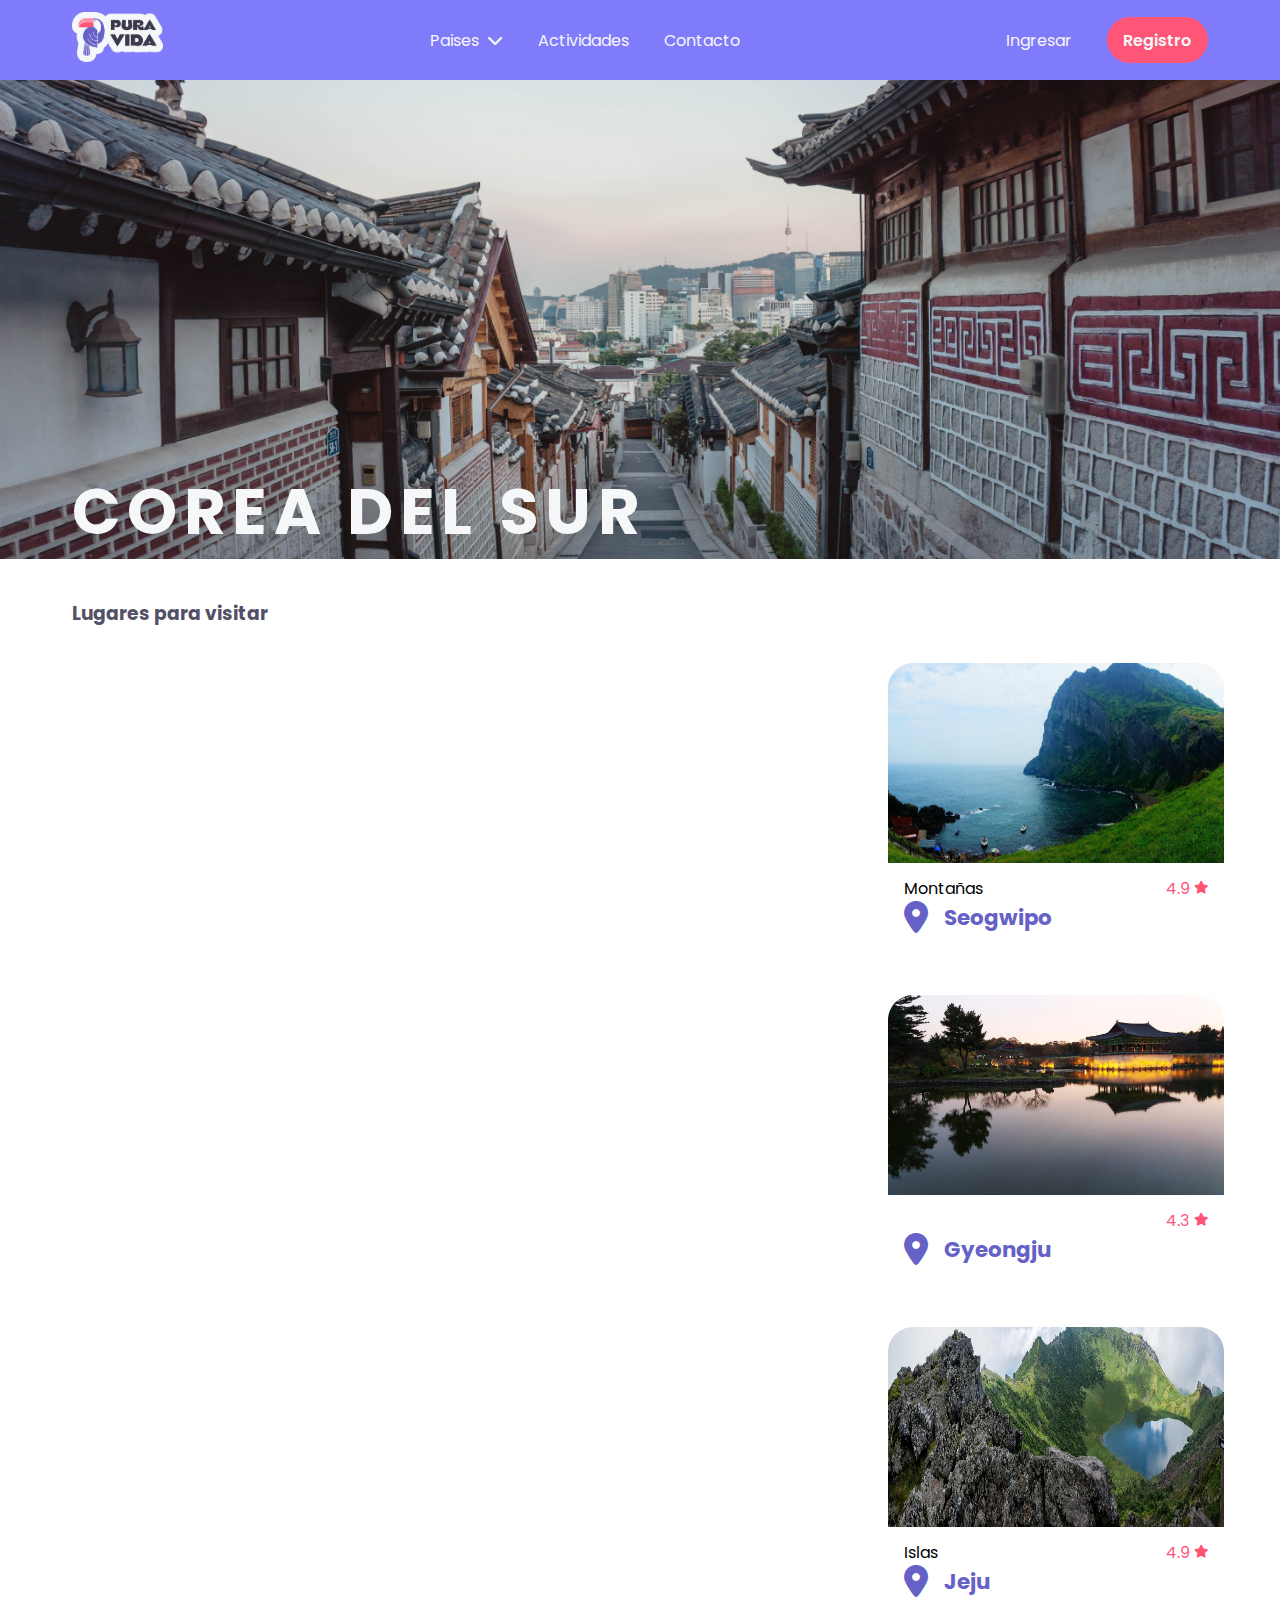
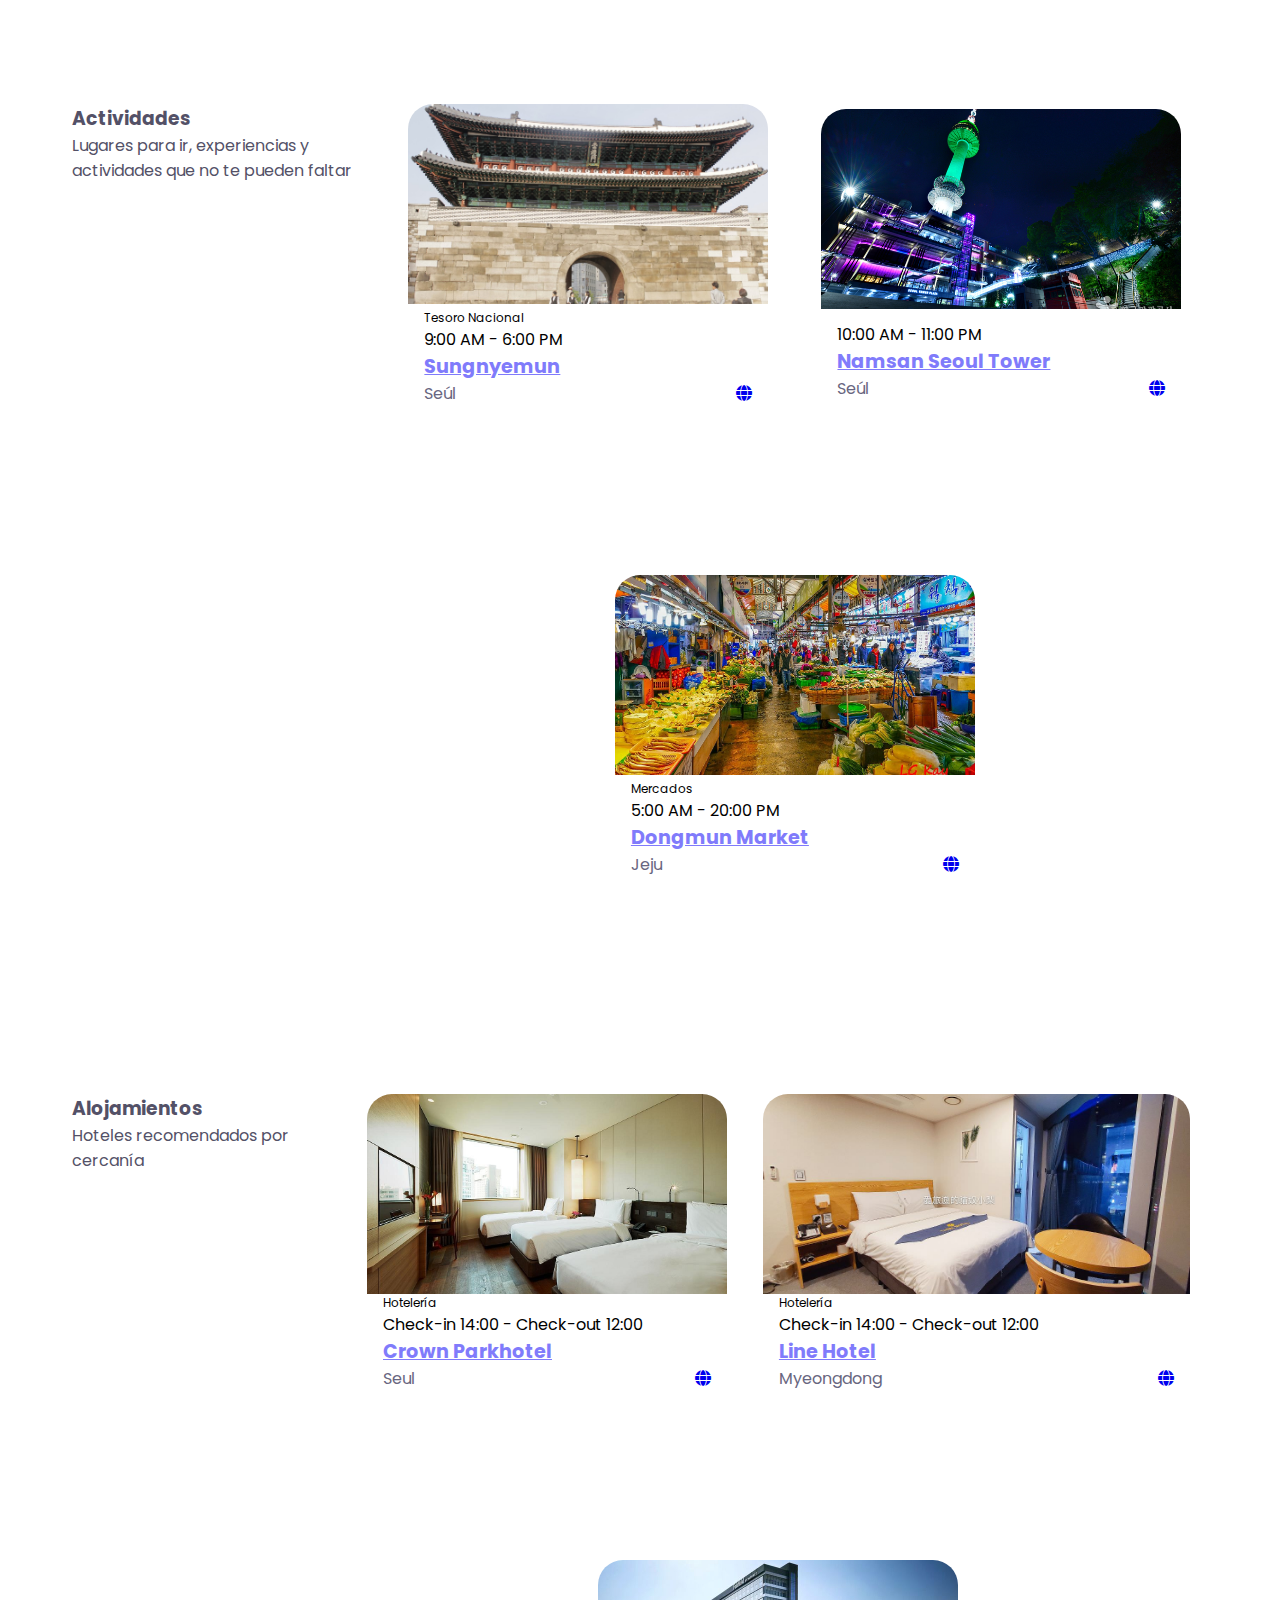
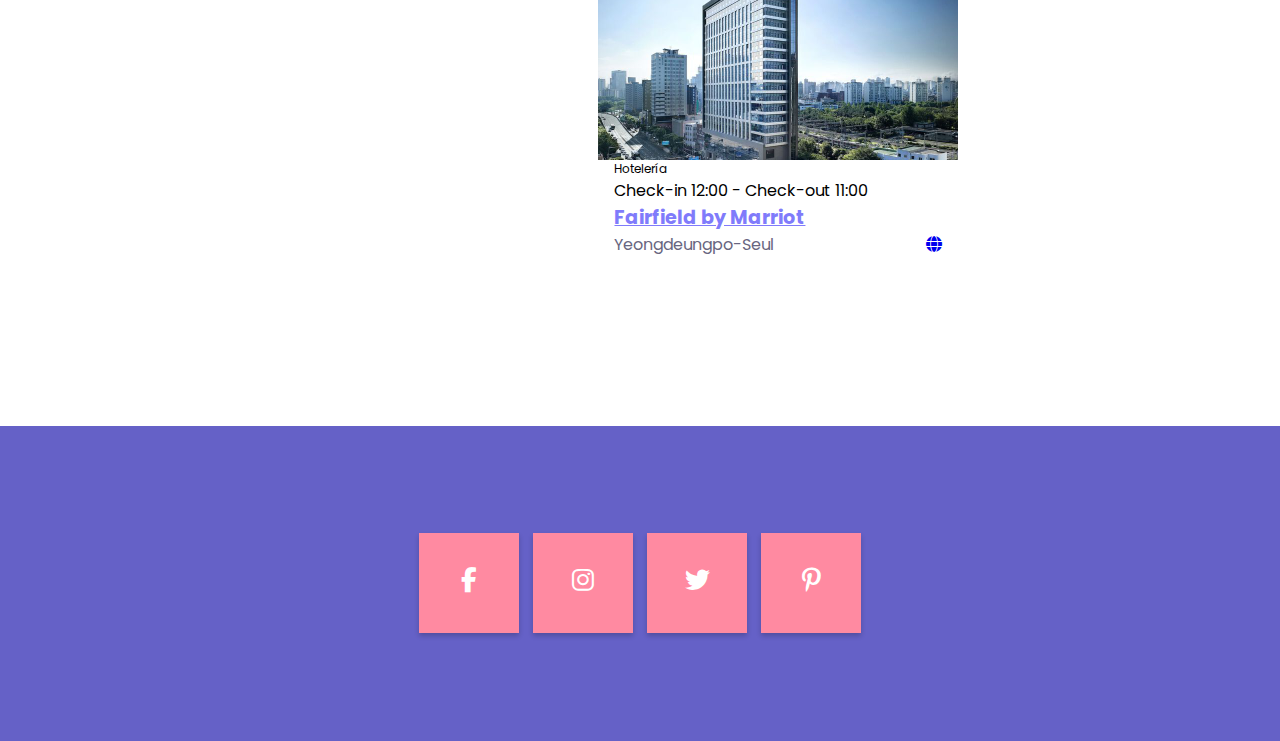
<file: views/CoreadelSur.html>
<!DOCTYPE html>
<html lang="en">
<head>
    <meta charset="UTF-8">
    <meta http-equiv="X-UA-Compatible" content="IE=edge">
    <meta name="viewport" content="width=device-width, initial-scale=1.0">
        <!--FAVICON-->
        <link rel="apple-touch-icon" sizes="180x180" href="../assets/favicon_io/apple-touch-icon.png">
        <link rel="icon" type="image/png" sizes="32x32" href="../assets/favicon_io/favicon-32x32.png">
        <link rel="icon" type="image/png" sizes="16x16" href="../assets/favicon_io/favicon-16x16.png">
        <link rel="manifest" href="../assets/favicon_io/site.webmanifest">
        <!--ESTILOS-->
        <link rel="stylesheet" href="https://cdnjs.cloudflare.com/ajax/libs/font-awesome/6.2.0/css/all.min.css">
    <link rel="stylesheet" href="/css/styles.css">
    <title>Corea del Sur</title>
</head>
<body>
    <nav class="navbar"></nav>
    <header class="pais_encabezado_corea coreaDelSur">
        <div class="container titulo-pais-container">
            <h1 class="pais-title">Corea del Sur</h1>
        </div>
    </header>
    <main class="container">
        <p class="pais-descripcion"></p>        
        <section class="pais-lugares-container">
            <div class="container">
                <div class="lugares-titulo">
                    <h3 class="titulo-seccion-pais">Lugares para visitar</h3>   
                </div> 
    
                <div class="pais-lugares cards-lg-container"></div>     
            </div>
        </section>
        <section class="pais-actividades-container">
            <header class="actividad-titulo">
                <h3 class="titulo-seccion-pais">Actividades</h3>
                <p>Lugares para ir, experiencias y actividades que no te pueden faltar</p>
            </header>
            <div class="cards-md-container pais-actividades"></div>
        </section>
        <section class="pais-alojamiento-container">
            <header class="alojamiento-titulo">
                <h3 class="titulo-seccion-pais">Alojamientos</h3>
                <p>Hoteles recomendados por cercanía</p>
            </header>
            <div class="cards-md-container pais-alojamiento"></div>
        </section>

     </main>
     <footer class="footer">
        <favicon class="foot" src="../assets/favicon_io/favicon-32x32.png"></favicon>
     </footer>
     

    <script src="../js/navbar.js"></script>
    <script src="../js/corea.js"></script>
    <script src="../js/footer.js"></script>
</body>
</html>
</file>
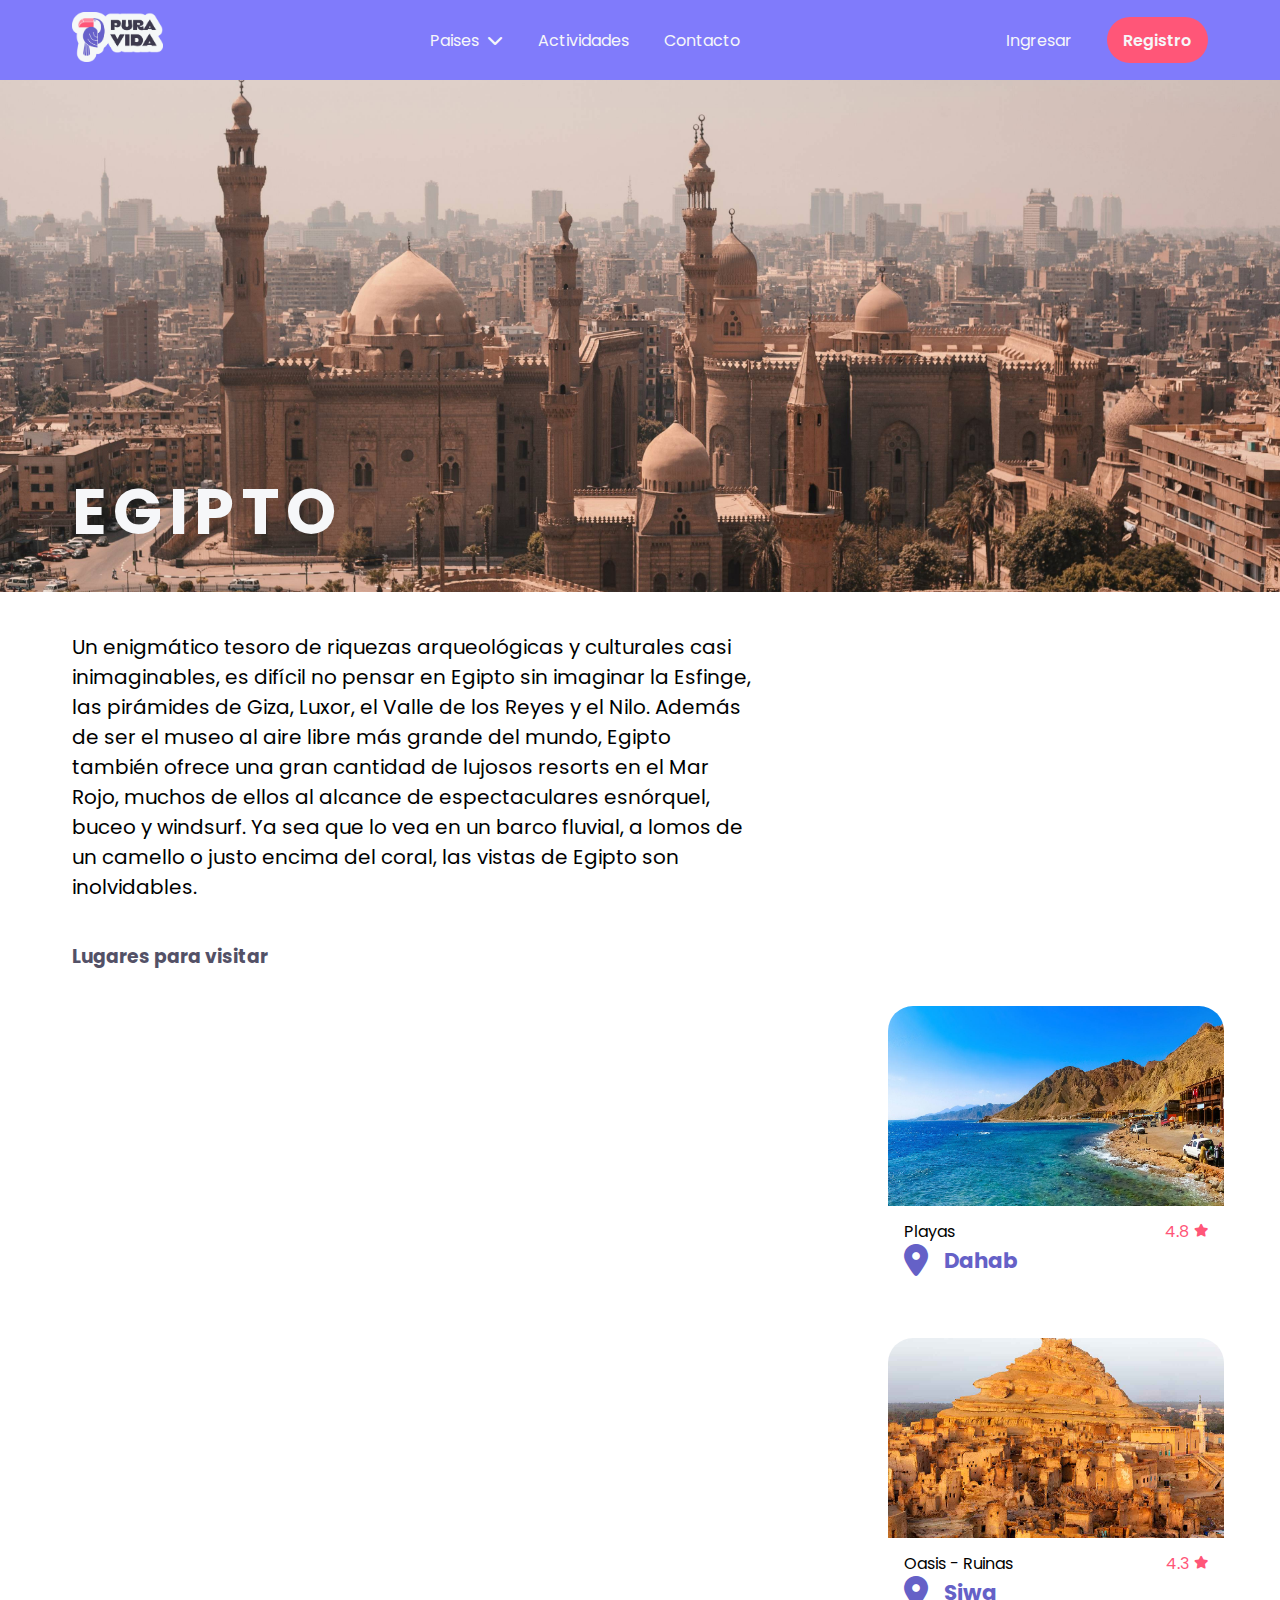
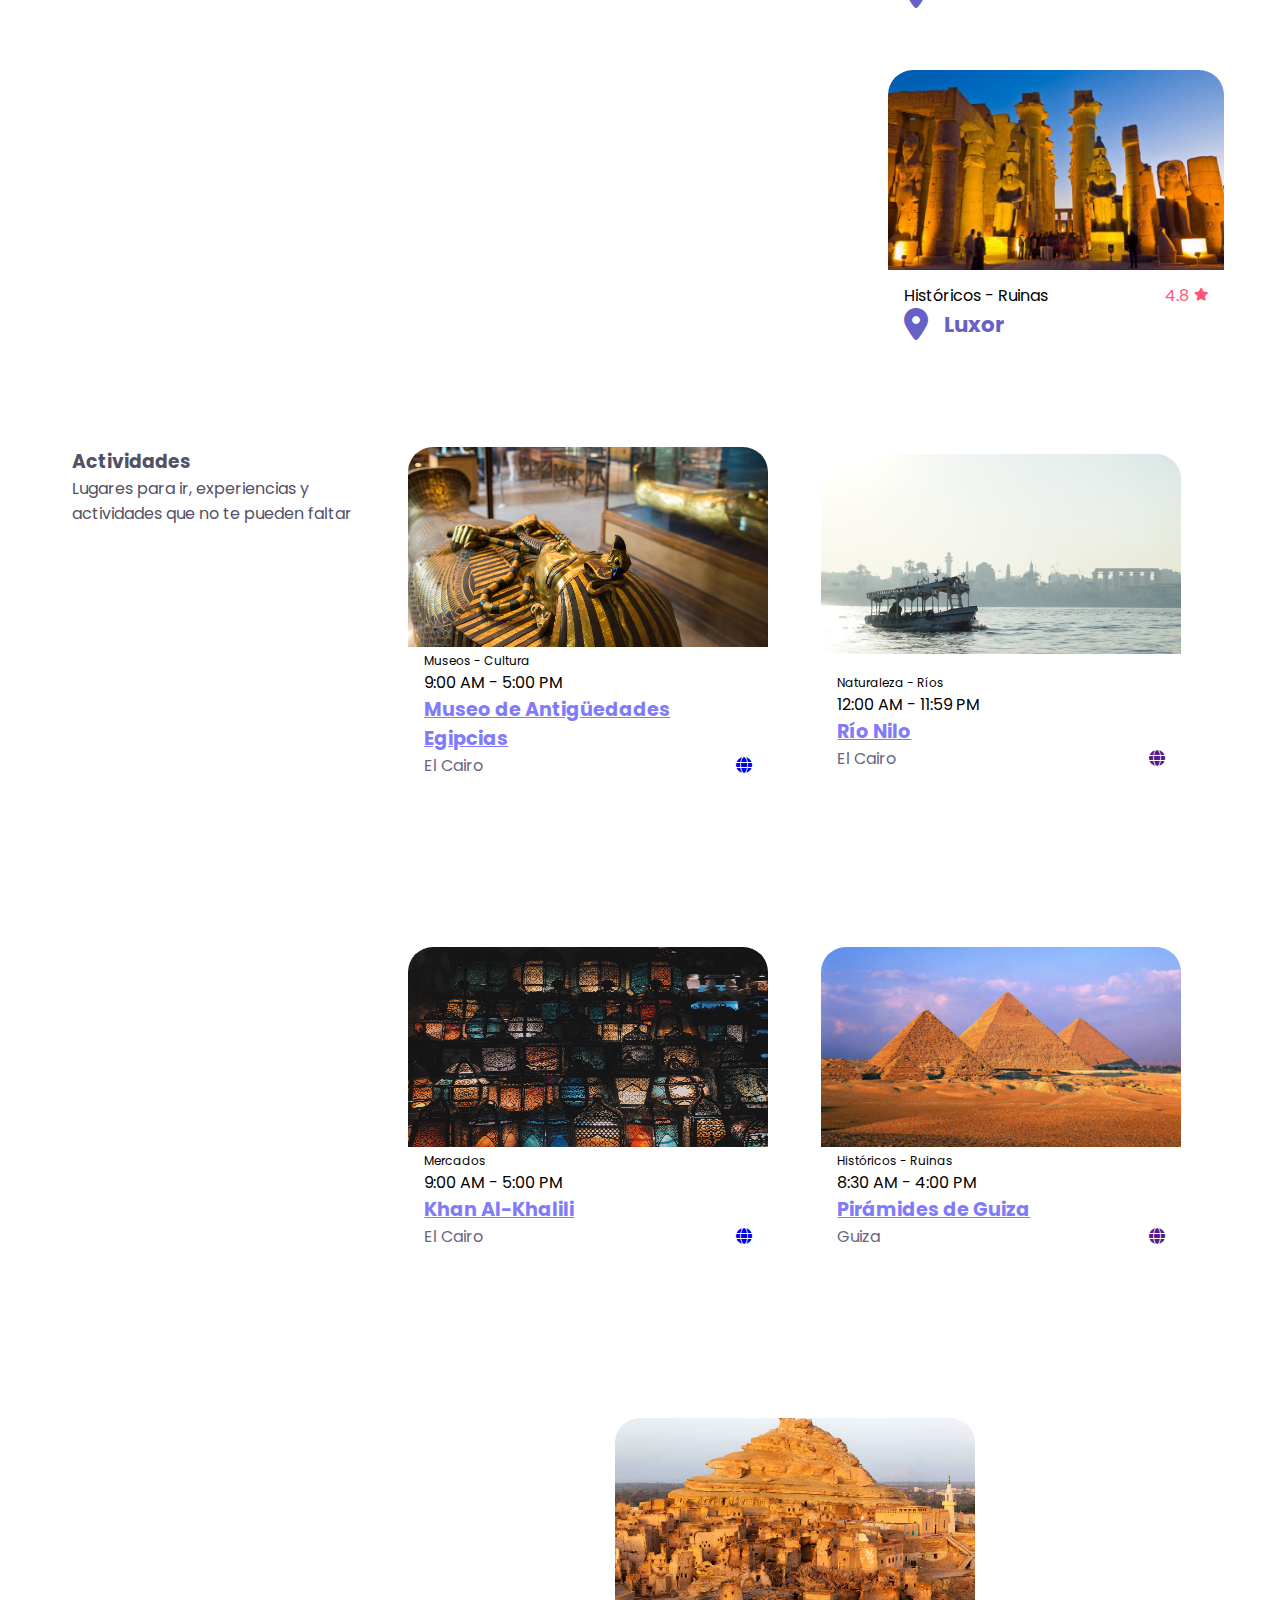
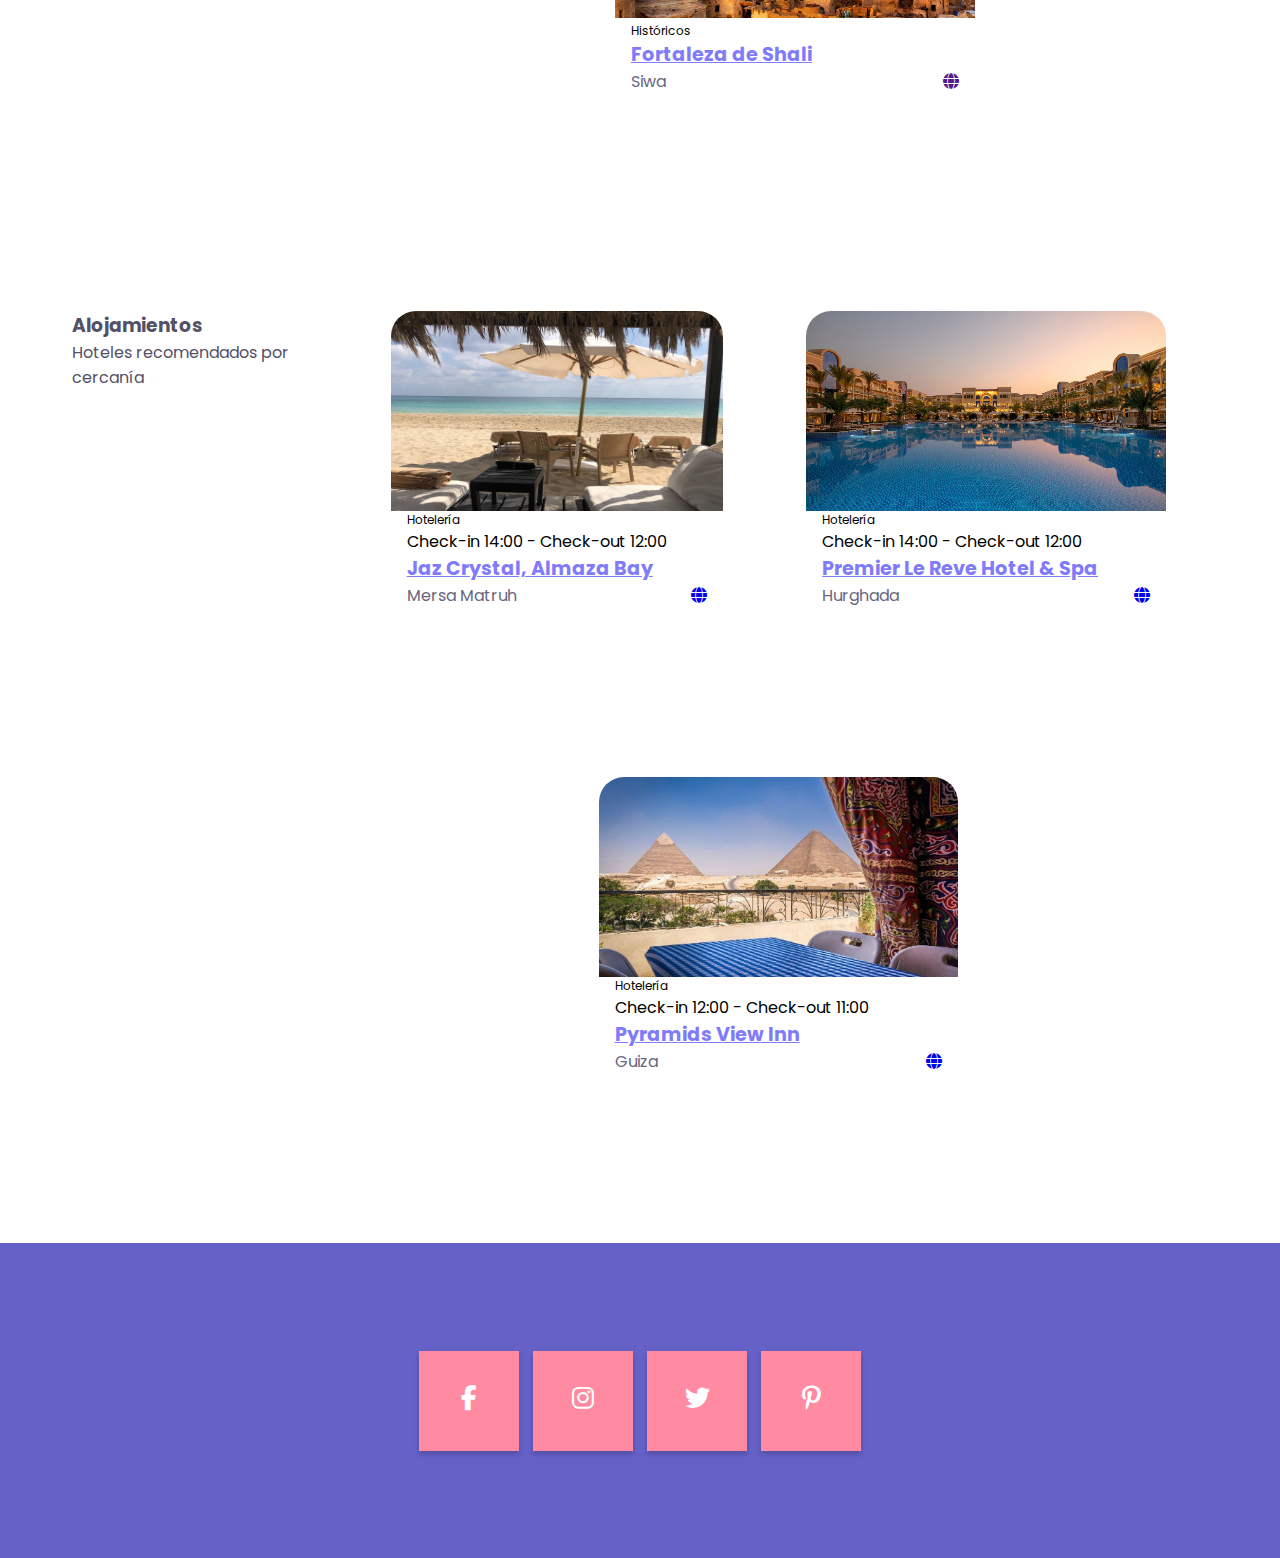
<file: views/Egipto.html>
<!DOCTYPE html>
<html lang="en">
<head>
    <meta charset="UTF-8">
    <meta http-equiv="X-UA-Compatible" content="IE=edge">
    <meta name="viewport" content="width=device-width, initial-scale=1.0">
    <!--FAVICON-->
    <link rel="apple-touch-icon" sizes="180x180" href="../assets/favicon_io/apple-touch-icon.png">
    <link rel="icon" type="image/png" sizes="32x32" href="../assets/favicon_io/favicon-32x32.png">
    <link rel="icon" type="image/png" sizes="16x16" href="../assets/favicon_io/favicon-16x16.png">
    <link rel="manifest" href="../assets/favicon_io/site.webmanifest">
    <!--ESTILOS-->
    <link rel="stylesheet" href="https://cdnjs.cloudflare.com/ajax/libs/font-awesome/6.2.0/css/all.min.css">
    <link rel="stylesheet" href="/css/styles.css">
    
    <title>Egipto</title>
</head>
<body>
    <nav class="navbar"></nav>
    <header class="pais-header egipto">
        <div class="container pais-title-container">
            <h1 class="pais-title">Egipto</h1>
        </div>
    </header>
    <main class="container">
        <p class="pais-descripcion">Un enigmático tesoro de riquezas arqueológicas y culturales casi inimaginables, es difícil no pensar en Egipto sin imaginar la Esfinge, las pirámides de Giza, Luxor, el Valle de los Reyes y el Nilo. Además de ser el museo al aire libre más grande del mundo, Egipto también ofrece una gran cantidad de lujosos resorts en el Mar Rojo, muchos de ellos al alcance de espectaculares esnórquel, buceo y windsurf. Ya sea que lo vea en un barco fluvial, a lomos de un camello o justo encima del coral, las vistas de Egipto son inolvidables.</p>        
        <section class="pais-lugares-container">
            <div class="container">
                <div class="lugares-titulo">
                    <h3 class="titulo-seccion-pais">Lugares para visitar</h3>   
                </div> 
    
                <div class="pais-lugares cards-lg-container"></div>     
            </div>
        </section>
        <section class="pais-actividades-container">
            <header class="actividad-titulo">
                <h3 class="titulo-seccion-pais">Actividades</h3>
                <p>Lugares para ir, experiencias y actividades que no te pueden faltar</p>
            </header>
            <div class="cards-md-container pais-actividades"></div>
        </section>
            <section class="pais-alojamiento-container">
                <header class="alojamiento-titulo">
                    <h3 class="titulo-seccion-pais">Alojamientos</h3>
                    <p>Hoteles recomendados por cercanía</p>
                </header>
                <div class="cards-md-container pais-alojamiento"></div>
            </section>
    
       


    </main>
    <footer class="footer"></footer>

    <script src="../js/navbar.js"></script>
    <script src="../js/egipto.js"></script>
    <script src="../js/footer.js"></script>
</body>
</html>
</file>
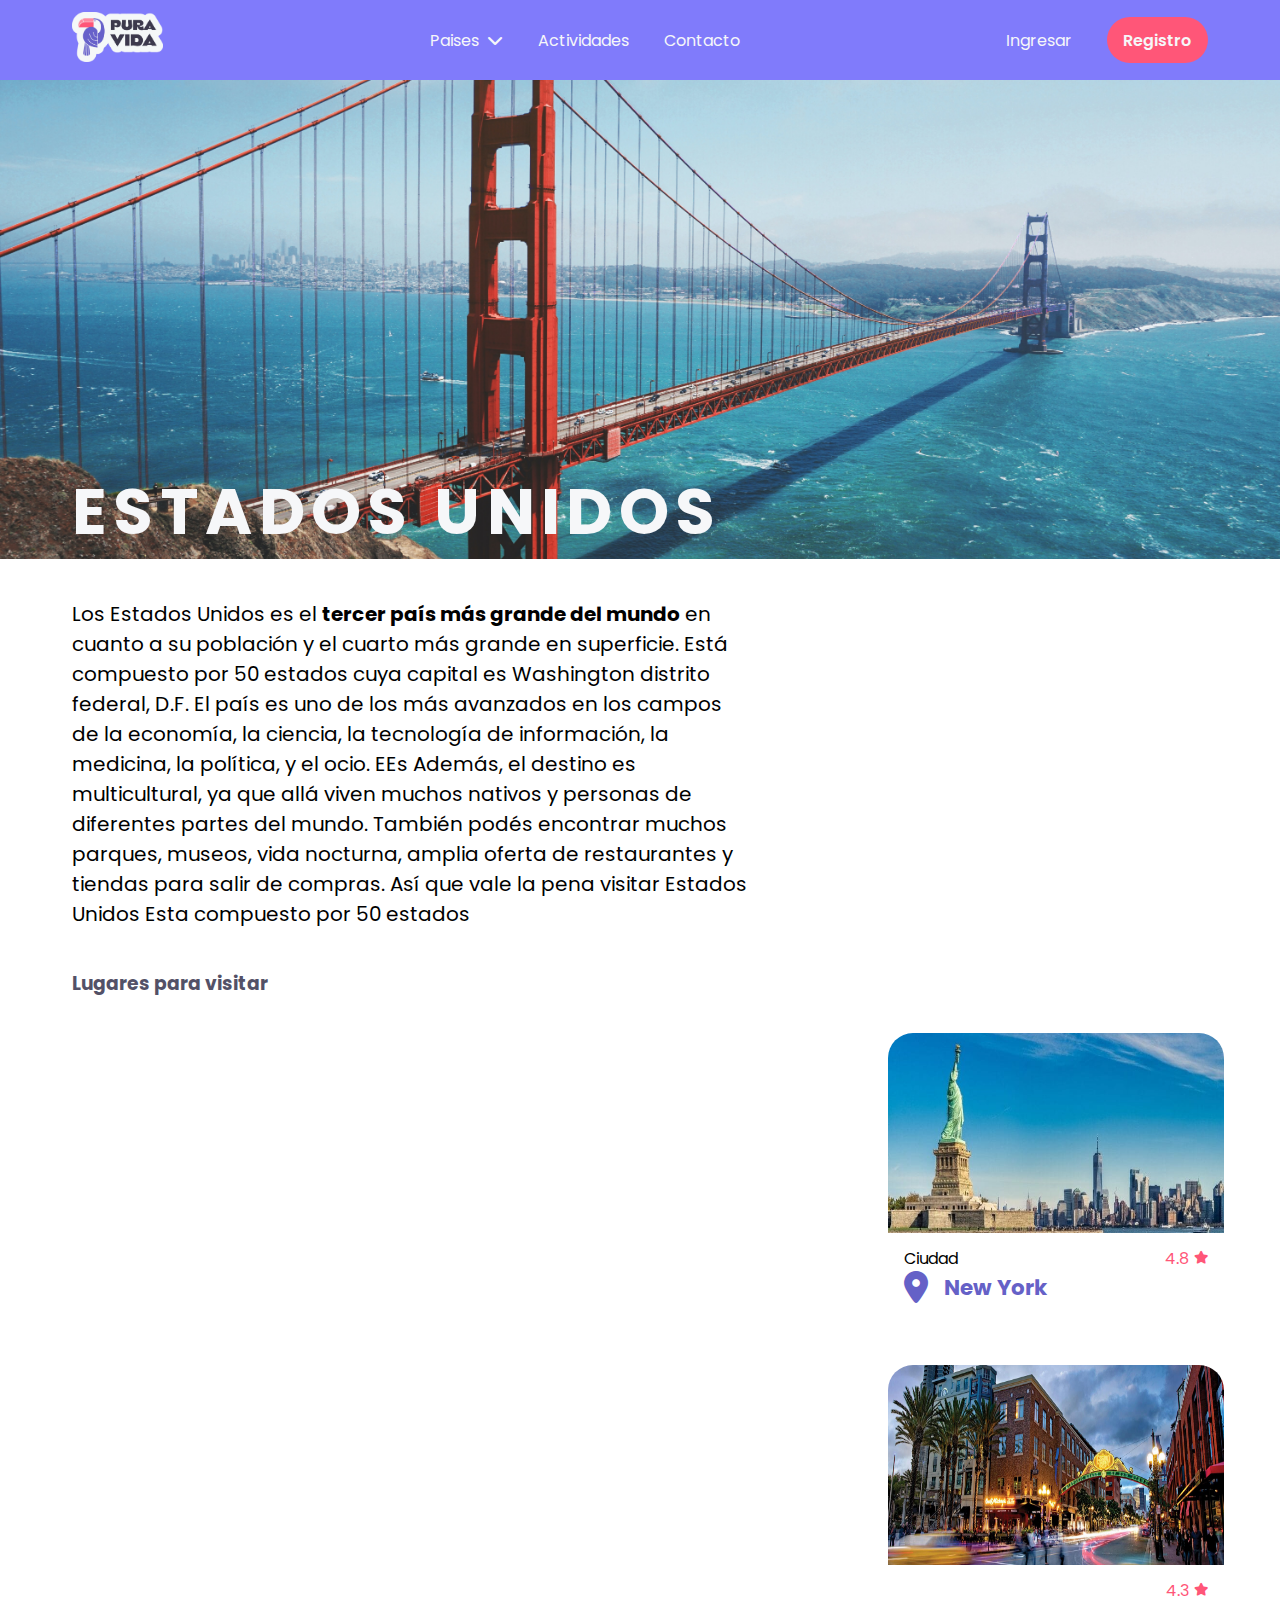
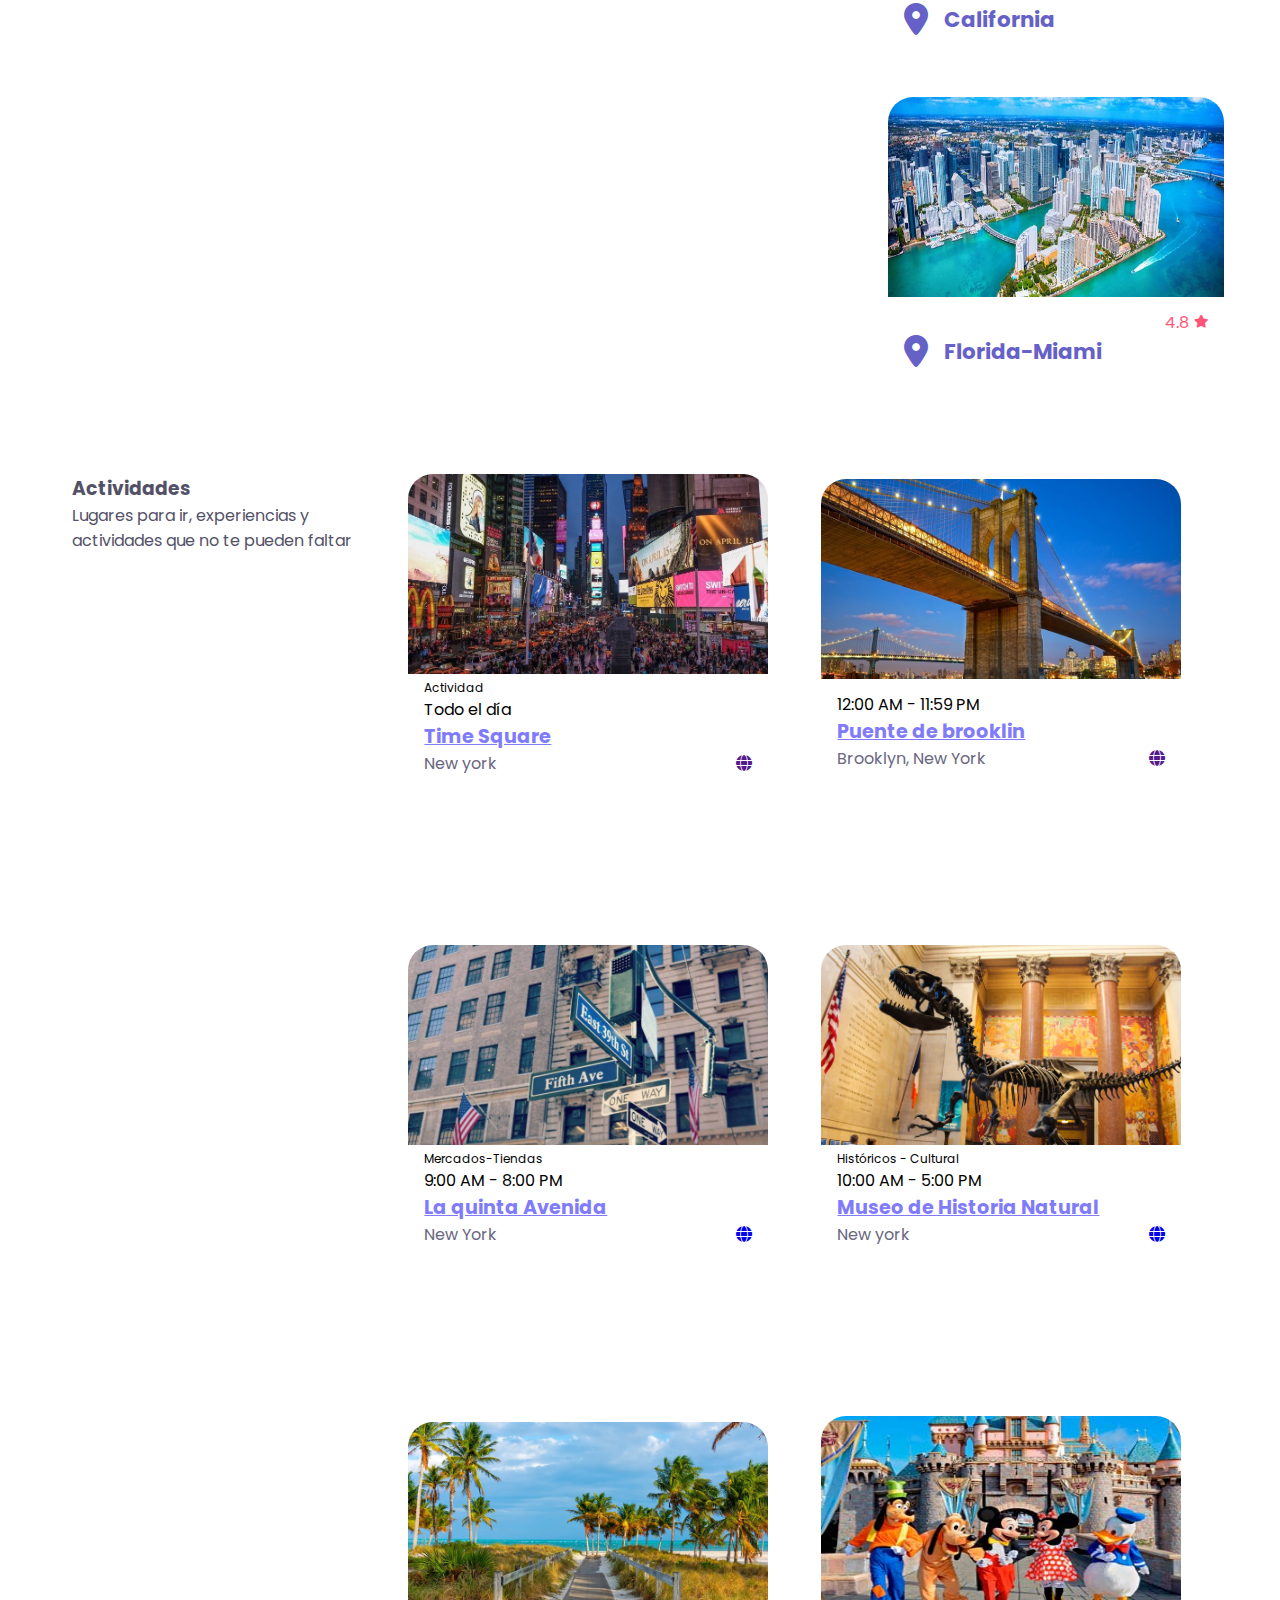
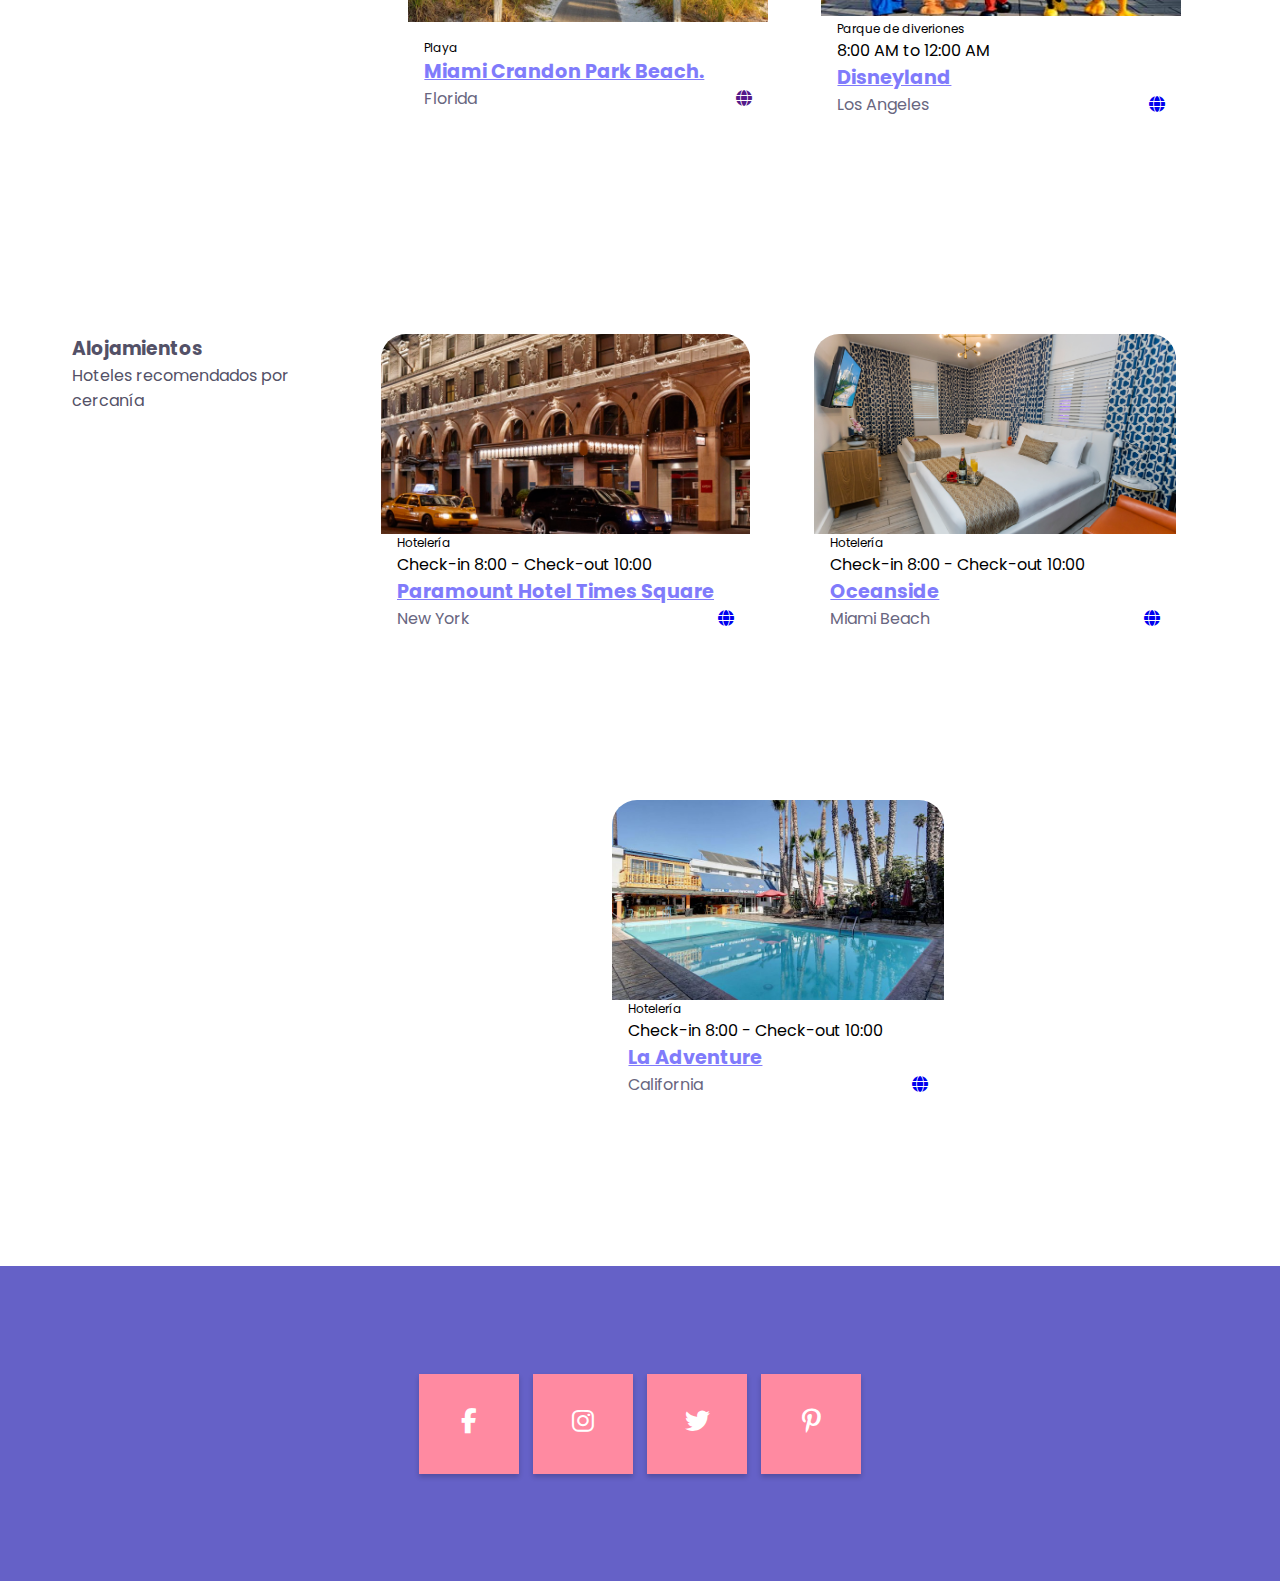
<file: views/EstadosUnidos.html>
<!DOCTYPE html>
<html lang="en">
<head>
    <meta charset="UTF-8">
    <meta http-equiv="X-UA-Compatible" content="IE=edge">
    <meta name="viewport" content="width=device-width, initial-scale=1.0">
        <!--FAVICON-->
        <link rel="apple-touch-icon" sizes="180x180" href="../assets/favicon_io/apple-touch-icon.png">
        <link rel="icon" type="image/png" sizes="32x32" href="../assets/favicon_io/favicon-32x32.png">
        <link rel="icon" type="image/png" sizes="16x16" href="../assets/favicon_io/favicon-16x16.png">
        <link rel="manifest" href="../assets/favicon_io/site.webmanifest">
        <!--ESTILOS-->
        <link rel="stylesheet" href="https://cdnjs.cloudflare.com/ajax/libs/font-awesome/6.2.0/css/all.min.css">
    <link rel="stylesheet" href="/css/styles.css">
    <title>Estados Unidos</title>
</head>
<body>
    <nav class="navbar"></nav>
    <header class="pais_encabezado_eeuu estadosUnidos">
        <div class="container titulo-pais-container">
            <h1 class="pais-title">Estados Unidos</h1>
        </div>
    </header>
    <main class="container">
        <p class="pais-descripcion">Los Estados Unidos es el <strong>tercer país más grande del mundo</strong> en cuanto a su población y el cuarto más grande en superficie. Está compuesto por 50 estados cuya capital es Washington distrito federal, D.F.
            El país es uno de los más avanzados en los campos de la economía, la ciencia, la tecnología de información, la medicina, la política, y el ocio.
            EEs
            Además, el destino es multicultural, ya que allá viven muchos nativos y personas de diferentes partes del mundo. También podés encontrar muchos parques, museos, vida nocturna, amplia oferta de restaurantes y tiendas para salir de compras. Así que vale la pena visitar Estados Unidos
            Esta compuesto por 50 estados</p>        
        <section class="pais-lugares-container">
            <div class="container">
                <div class="lugares-titulo">
                    <h3 class="titulo-seccion-pais">Lugares para visitar</h3>   
                </div> 
    
                <div class="pais-lugares cards-lg-container"></div>     
            </div>
        </section>
        <section class="pais-actividades-container">
            <header class="actividad-titulo">
                <h3 class="titulo-seccion-pais">Actividades</h3>
                <p>Lugares para ir, experiencias y actividades que no te pueden faltar</p>
            </header>
            <div class="cards-md-container pais-actividades"></div>
        </section>
        <section class="pais-alojamiento-container">
            <header class="alojamiento-titulo">
                <h3 class="titulo-seccion-pais">Alojamientos</h3>
                <p>Hoteles recomendados por cercanía</p>
            </header>
            <div class="cards-md-container pais-alojamiento"></div>
        </section>

     </main>
     <footer class="footer">
        <favicon class="foot" src="../assets/favicon_io/favicon-32x32.png"></favicon>
     </footer>
     

    <script src="../js/navbar.js"></script>
    <script src="../js/estadosUnidos.js"></script>
    <script src="../js/footer.js"></script>
</body>
</html>
</file>
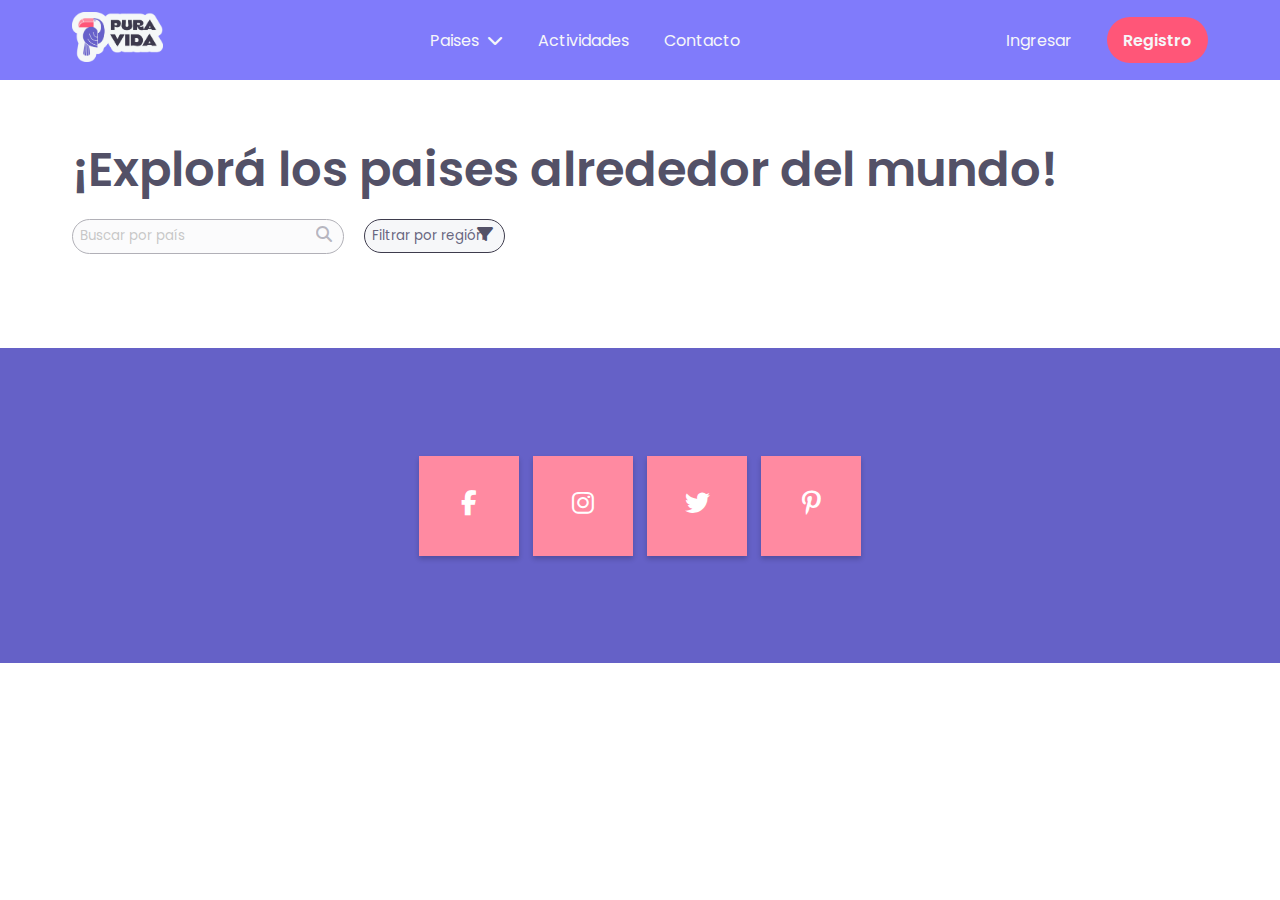
<file: views/paises.html>
<!DOCTYPE html>
<html lang="en">
<head>
    <meta charset="UTF-8">
    <meta http-equiv="X-UA-Compatible" content="IE=edge">
    <meta name="viewport" content="width=device-width, initial-scale=1.0">
    <title>Pura Vida Viajes</title>
    <!--FAVICON-->
    <link rel="apple-touch-icon" sizes="180x180" href="../assets/favicon_io/apple-touch-icon.png">
    <link rel="icon" type="image/png" sizes="32x32" href="../assets/favicon_io/favicon-32x32.png">
    <link rel="icon" type="image/png" sizes="16x16" href="../assets/favicon_io/favicon-16x16.png">
    <link rel="manifest" href="../assets/favicon_io/site.webmanifest">
    <link rel="stylesheet" href="https://cdnjs.cloudflare.com/ajax/libs/font-awesome/6.2.0/css/all.min.css">
    <link rel="stylesheet" href="../css/styles.css">
</head>
<body>
    <nav class="navbar">
    </nav>

    <main class="container ">
        <header class="header-paises">
            <h2>¡Explorá los paises alrededor del mundo!</h2>
            <div class="paises-filtros">
                <div class="buscar">
                    <input type="text" placeholder="Buscar por país" class="base-select disabled" disabled>
                    <i class="fa-solid fa-magnifying-glass select-icon disabled"></i>  
                </div>
                <div class="filtrar">
                    <select name="filtrar-continente" id="filtrar-continente" class="region-select base-select " onchange= location.reload() >
                        <option value='' disabled selected>Filtrar por región</option>
                        <option value="Africa"> África</option>
                        <option value="Americas">América</option>
                        <option value="Asia">Asia</option>
                        <option value="Europe"> Europa</option>
                        <option value="Oceania">Oceanía</option>
                        <option value="Todos">Ver Todos</option>
                    </select>
                    <i class="fa-solid fa-filter select-icon"></i>
                </div>
                 
            </div>
           
        </header>

        <div class="cards">

        </div>
        
      
    </main>

    <footer class="footer"></footer>


    

  
    <script src="../js/app.js"></script>
    <script src="../js/navbar.js"></script>
    <script  src="../js/paises.js"></script>
    <script src="../js/footer.js"></script>
</body>
</html>
</file>
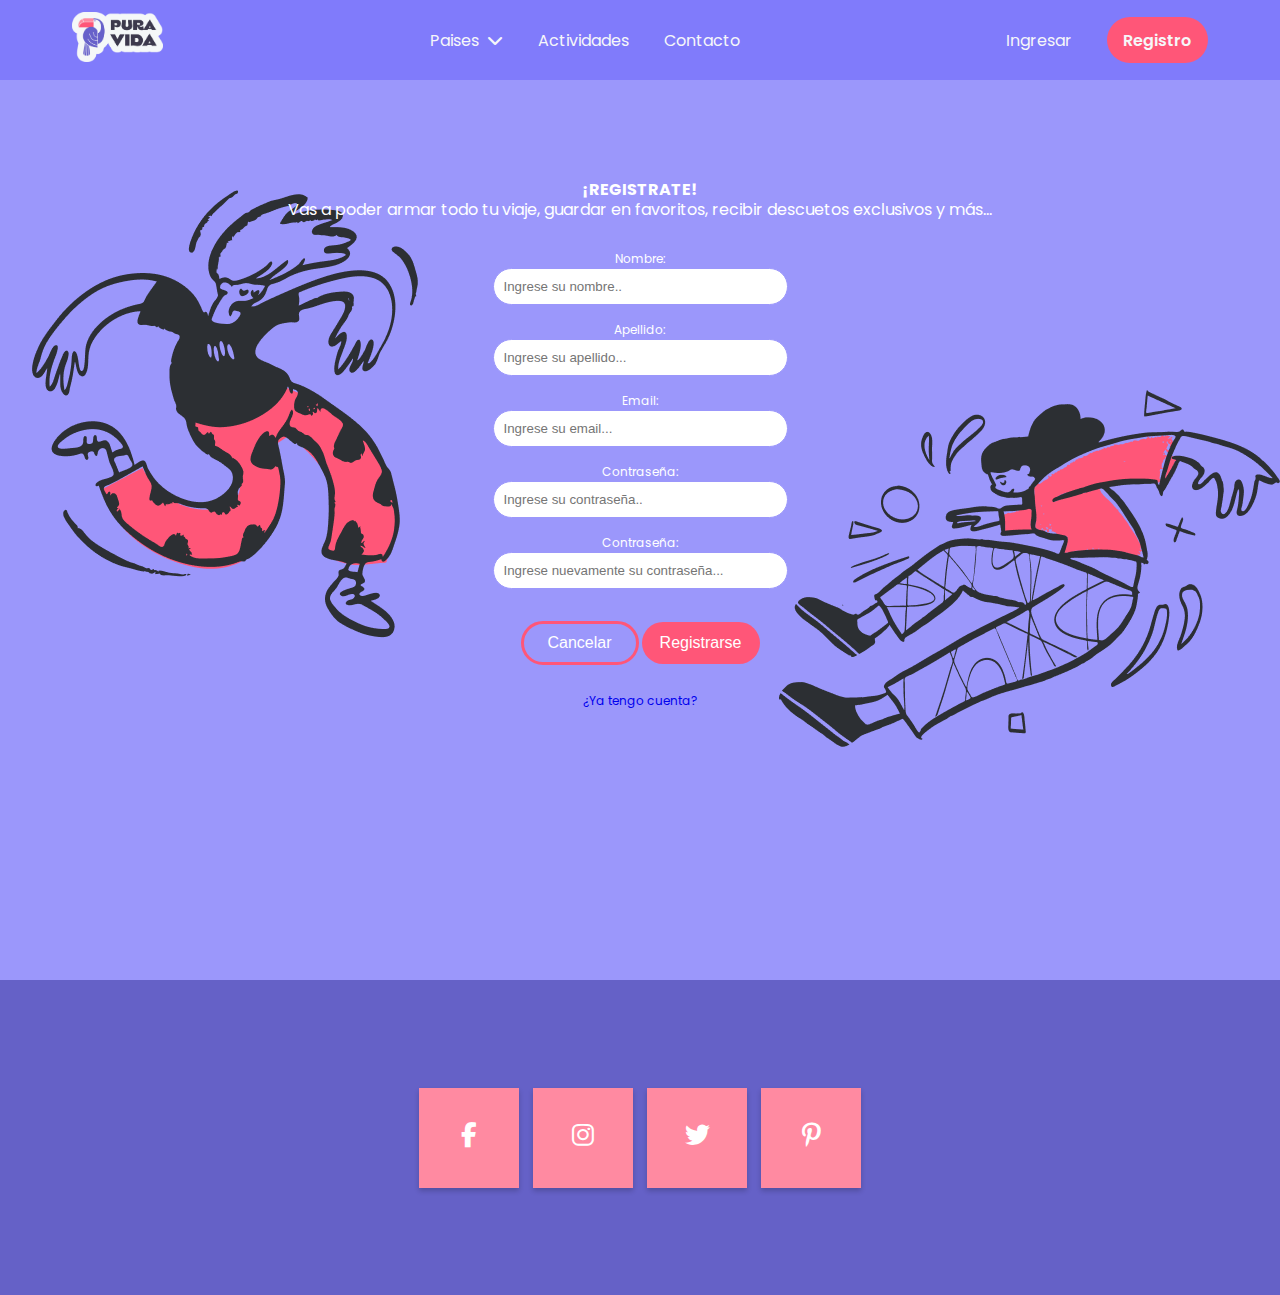
<file: views/registro.html>
<!DOCTYPE html>
<html lang="en">
<head>
    <meta charset="UTF-8">
    <meta http-equiv="X-UA-Compatible" content="IE=edge">
    <meta name="viewport" content="width=device-width, initial-scale=1.0">
     <!--FAVICON-->
     <link rel="apple-touch-icon" sizes="180x180" href="../assets/favicon_io/apple-touch-icon.png">
     <link rel="icon" type="image/png" sizes="32x32" href="../assets/favicon_io/favicon-32x32.png">
     <link rel="icon" type="image/png" sizes="16x16" href="../assets/favicon_io/favicon-16x16.png">
     <link rel="manifest" href="../assets/favicon_io/site.webmanifest">
     <!--ESTILOS-->
     <link rel="stylesheet" href="https://cdnjs.cloudflare.com/ajax/libs/font-awesome/6.2.0/css/all.min.css">
    <link rel="stylesheet" href="../css/styles.css">
    <title>Registro</title>
</head>
<body>
    <nav class="navbar"></nav>
    <main class="main-formulario">
        <h2 class="titulo-form">¡REGISTRATE!</h2>
        <p class="parraf">Vas a poder armar todo tu viaje, guardar en favoritos, recibir descuetos exclusivos y más...</p>
   
        <section class="registrarse">
            <form id="form" action="" method="get">
                <label class="tag">Nombre:    </label>
                <input class="controls" type="text" id="nombre" placeholder="Ingrese su nombre.." name="nombre">
                    <label class="tag">Apellido: </label>
                    <input class="controls" type="text" id="apellido" placeholder="Ingrese su apellido..." name="apellido">
                
                    <label class="tag">Email:     </label>
                    <input class="controls" type="email" id="mail" name="mail" placeholder="Ingrese su email...">

                    <label class="tag">Contraseña: </label>
                    <input  class="controls" type="password"  id="password" placeholder="Ingrese su contraseña.." name="password">

                    <label class="tag">Contraseña: </label></li>
                    <input class="controls" type="password" id="password" placeholder="Ingrese nuevamente su contraseña..." name="password">
    
                    <input class="botton btn-cancelar" type="submit" id="submit" value="Cancelar"> 
                    <input class="botton btn-aceptar" type="submit" id="submit" value="Registrarse">
            
                    <p> <a href="#">¿Ya tengo cuenta?</a></p>
            </form>
        </section>
        
        
       

    </main>
<footer class="footer"></footer>


<!-- ARCHIVOS JS -->
<script src="../js/navbar.js"></script>
<script src="../js/registro.js"></script>
<script src="../js/footer.js"></script>
</body>
</html>
</file>
<file: css/styles.css>
/* Fuente Poppins - Variantes (regular: 400; medium:600; semibold:600; bold:700) */
@import url('https://fonts.googleapis.com/css2?family=Poppins:wght@400;500;600;700&display=swap');

@import url(partials/navbar.css);
@import url(partials/hero.css);
@import url(partials/paises.css);
@import url(partials/sobreNos.css);
@import url(partials/lugaresDest.css);
@import url(partials/newsletter.css);
@import url(partials/destinosPop.css);

@import url(partials/registro.css);
@import url(partials/pais.css);
@import url(partials/footer.css);


/* Variables para los colores
Ejemplo para usar:
h1{
    color: var(--primario-500)
}
*/
:root{
    --primario-500:#807bfb;
    --primario-100:#9b97fb;
    --primario-900:#6561c7;
    --secundario-500 : #FF5678;
    --secundario-100: #ff8aa1;
    --secundario-900: #e54d6c;
    --texto-900:#3e3c4d;
    --texto-500:#535167;
    --texto-100:#686680;
    --gris-900:#2C2F33;
    --gris-500:#393C40;
    --error:#B71C1C;
    --success:#4CAF50;
    --white: #F6F7F9;
    font-size: 16px;

    --facebook:#3b5999;
    --instagram:#e4405f;
    --twitter:#55acee;
    --pinterest:#007785;  
}

* {
    margin: 0;
    padding: 0;
    box-sizing: border-box;
}

html,body{
    height: 100%
}

body{
    font-family:'Poppins', sans-serif;
}


/*MEDIA QUERIES*/
@media  only screen and (max-width: 1160px){
    :root{
        font-size: 14px;
    }
    .container{
        padding: 2em;
    }
    
}

@media  only screen and (max-width: 811px){
   
    :root{
        font-size: 12px;
    }
   
}
</file>
